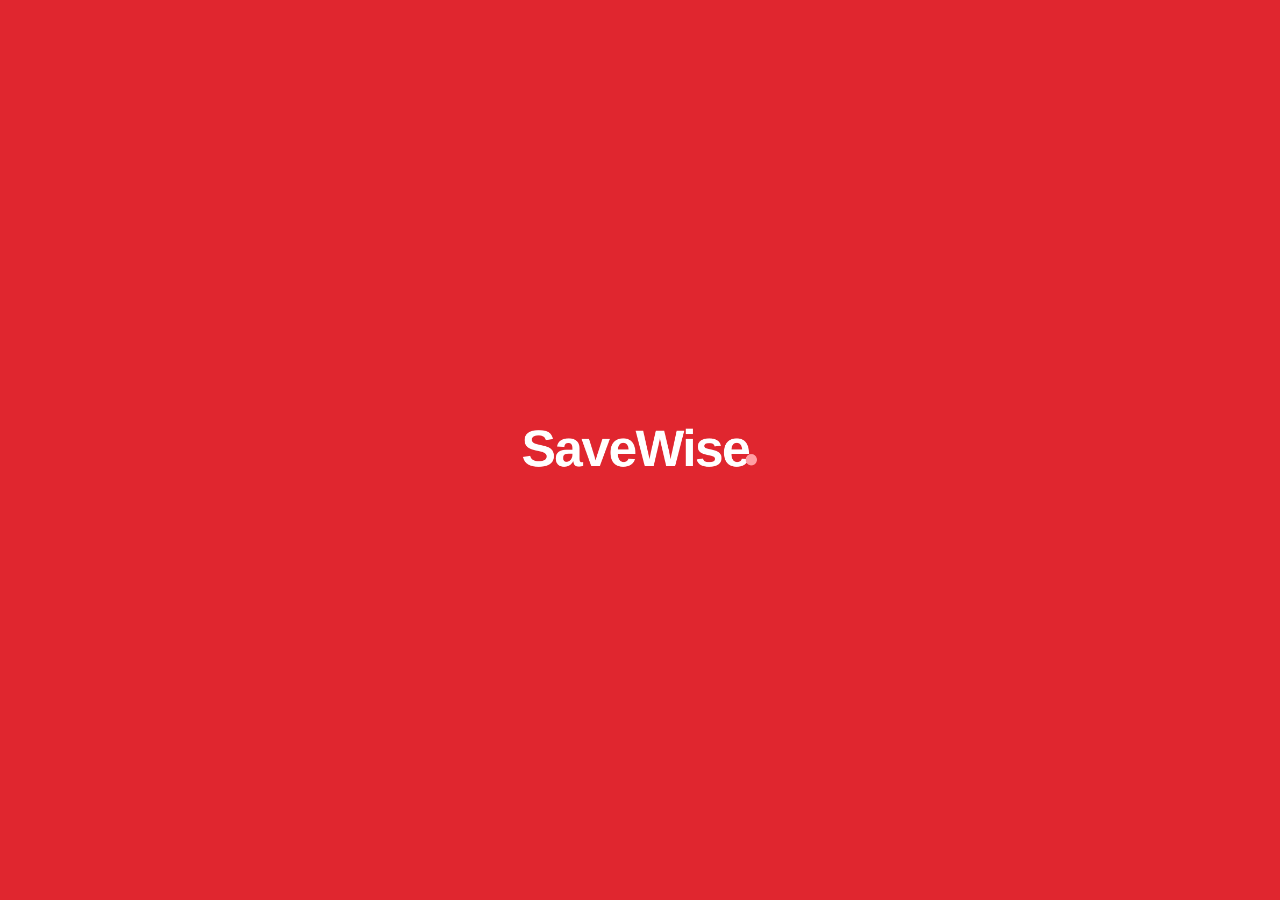
<file: index.html>
<!DOCTYPE html>
<html lang="en">
<head>
  <meta charset="UTF-8" />
  <meta name="viewport" content="width=device-width, initial-scale=1, viewport-fit=cover" />
  <title>SaveWise</title>
  <meta name="theme-color" content="#E0262F" />
  <meta name="description" content="SaveWise - small savings, better future." />
  <link rel="manifest" href="manifest.webmanifest" />
  <link rel="icon" href="icons/icon-192.png" type="image/png" />
  <link rel="apple-touch-icon" href="icons/icon-192.png" />
  <meta name="apple-mobile-web-app-capable" content="yes" />
  <meta name="mobile-web-app-capable" content="yes" />
  <link rel="stylesheet" href="css/styles.css" />
</head>
<body>
  <div id="app"></div>
  <div id="overlay" class="overlay hidden"></div>
  <div id="toast" class="toast" role="status"></div>
  <script src="js/core.js"></script>
  <script src="js/splash.js"></script>
</body>
</html>
</file>
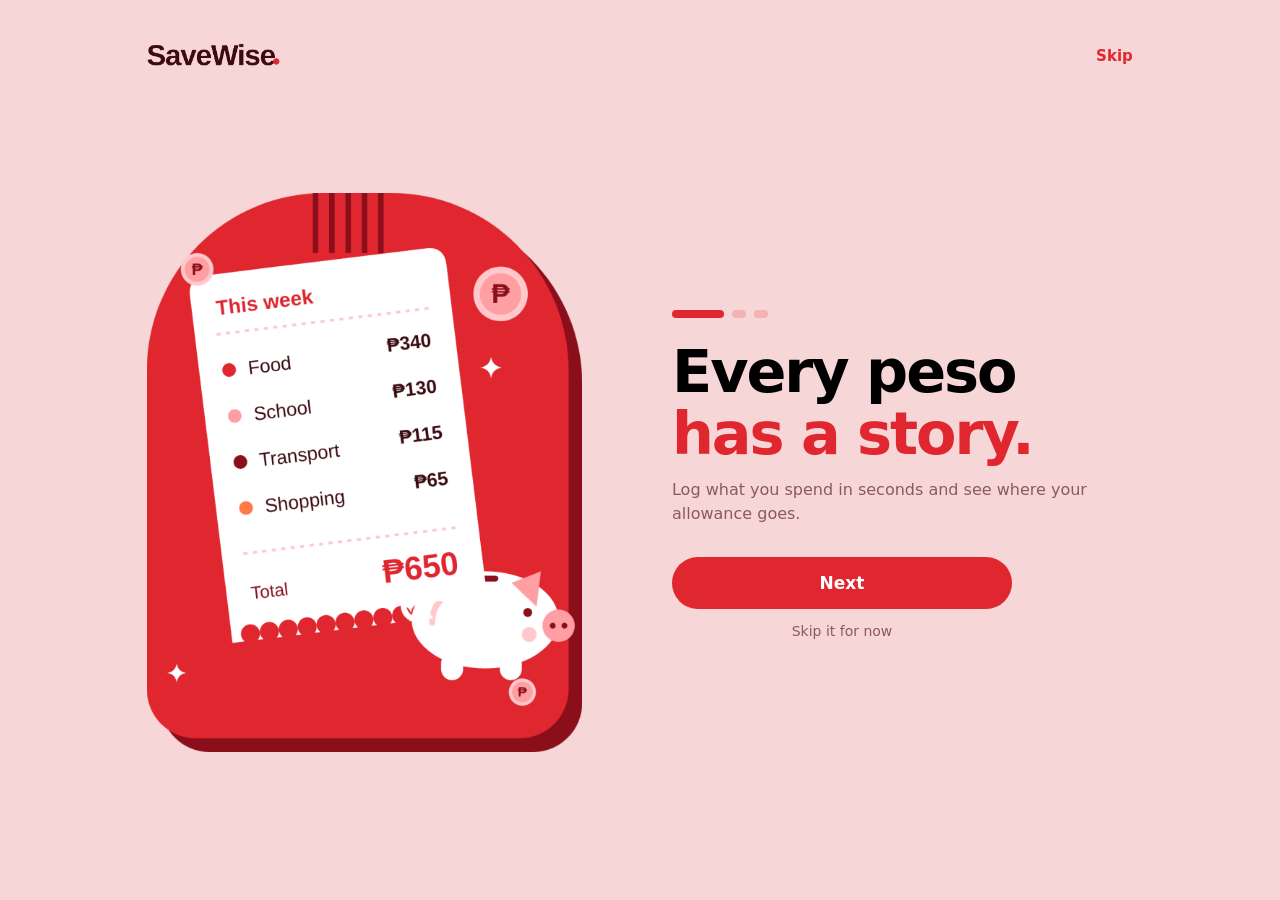
<file: challenges.html>
<!DOCTYPE html>
<html lang="en">
<head>
  <meta charset="UTF-8" />
  <meta name="viewport" content="width=device-width, initial-scale=1, viewport-fit=cover" />
  <title>Challenges - SaveWise</title>
  <meta name="theme-color" content="#E0262F" />
  <meta name="description" content="SaveWise - small savings, better future." />
  <link rel="manifest" href="manifest.webmanifest" />
  <link rel="icon" href="icons/icon-192.png" type="image/png" />
  <link rel="apple-touch-icon" href="icons/icon-192.png" />
  <meta name="apple-mobile-web-app-capable" content="yes" />
  <meta name="mobile-web-app-capable" content="yes" />
  <link rel="stylesheet" href="css/styles.css" />
</head>
<body>
  <div id="app"></div>
  <div id="overlay" class="overlay hidden"></div>
  <div id="toast" class="toast" role="status"></div>
  <script src="js/core.js"></script>
  <script src="js/challenges.js"></script>
</body>
</html>
</file>
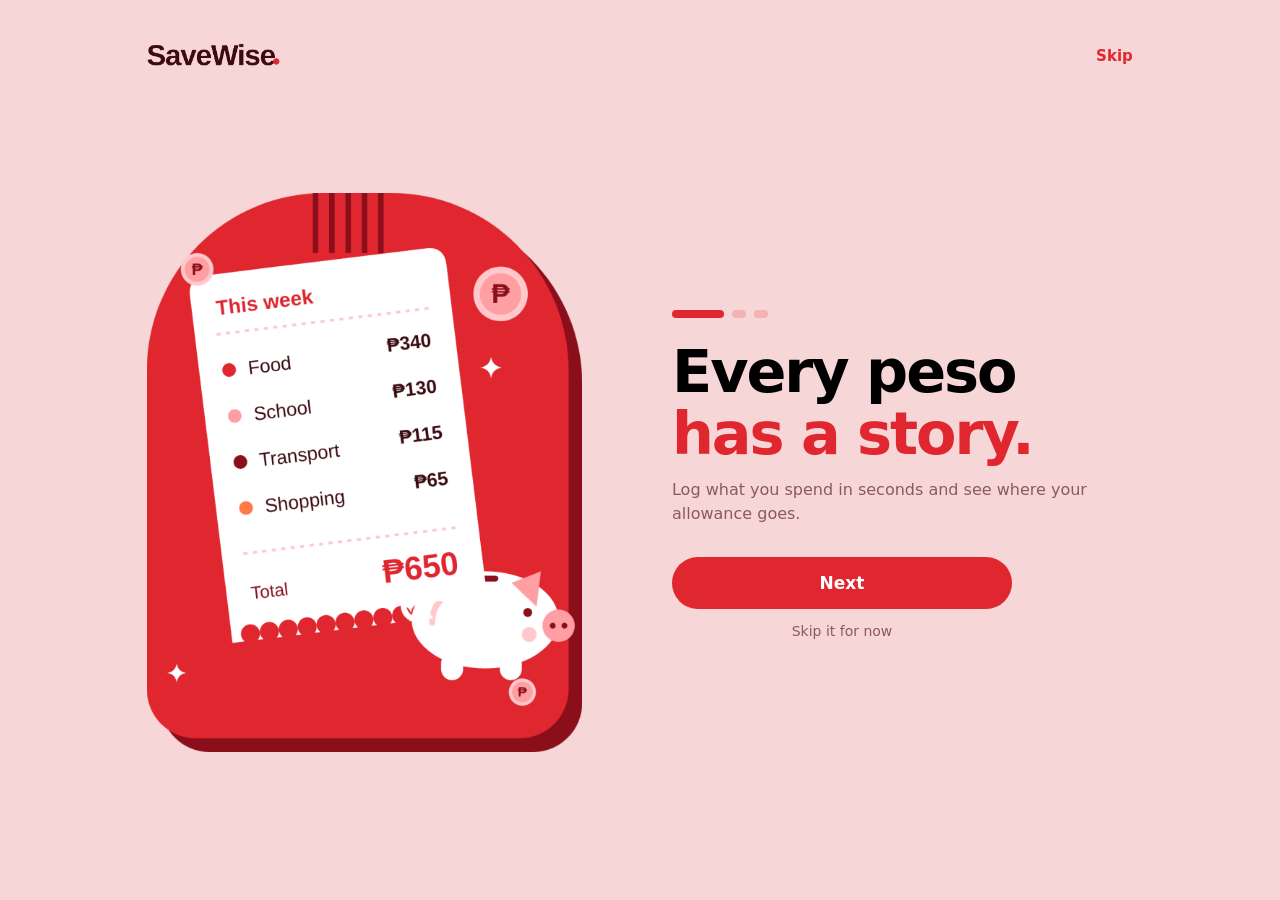
<file: expenses.html>
<!DOCTYPE html>
<html lang="en">
<head>
  <meta charset="UTF-8" />
  <meta name="viewport" content="width=device-width, initial-scale=1, viewport-fit=cover" />
  <title>Expenses - SaveWise</title>
  <meta name="theme-color" content="#E0262F" />
  <meta name="description" content="SaveWise - small savings, better future." />
  <link rel="manifest" href="manifest.webmanifest" />
  <link rel="icon" href="icons/icon-192.png" type="image/png" />
  <link rel="apple-touch-icon" href="icons/icon-192.png" />
  <meta name="apple-mobile-web-app-capable" content="yes" />
  <meta name="mobile-web-app-capable" content="yes" />
  <link rel="stylesheet" href="css/styles.css" />
</head>
<body>
  <div id="app"></div>
  <div id="overlay" class="overlay hidden"></div>
  <div id="toast" class="toast" role="status"></div>
  <script src="js/core.js"></script>
  <script src="js/expenses.js"></script>
</body>
</html>
</file>
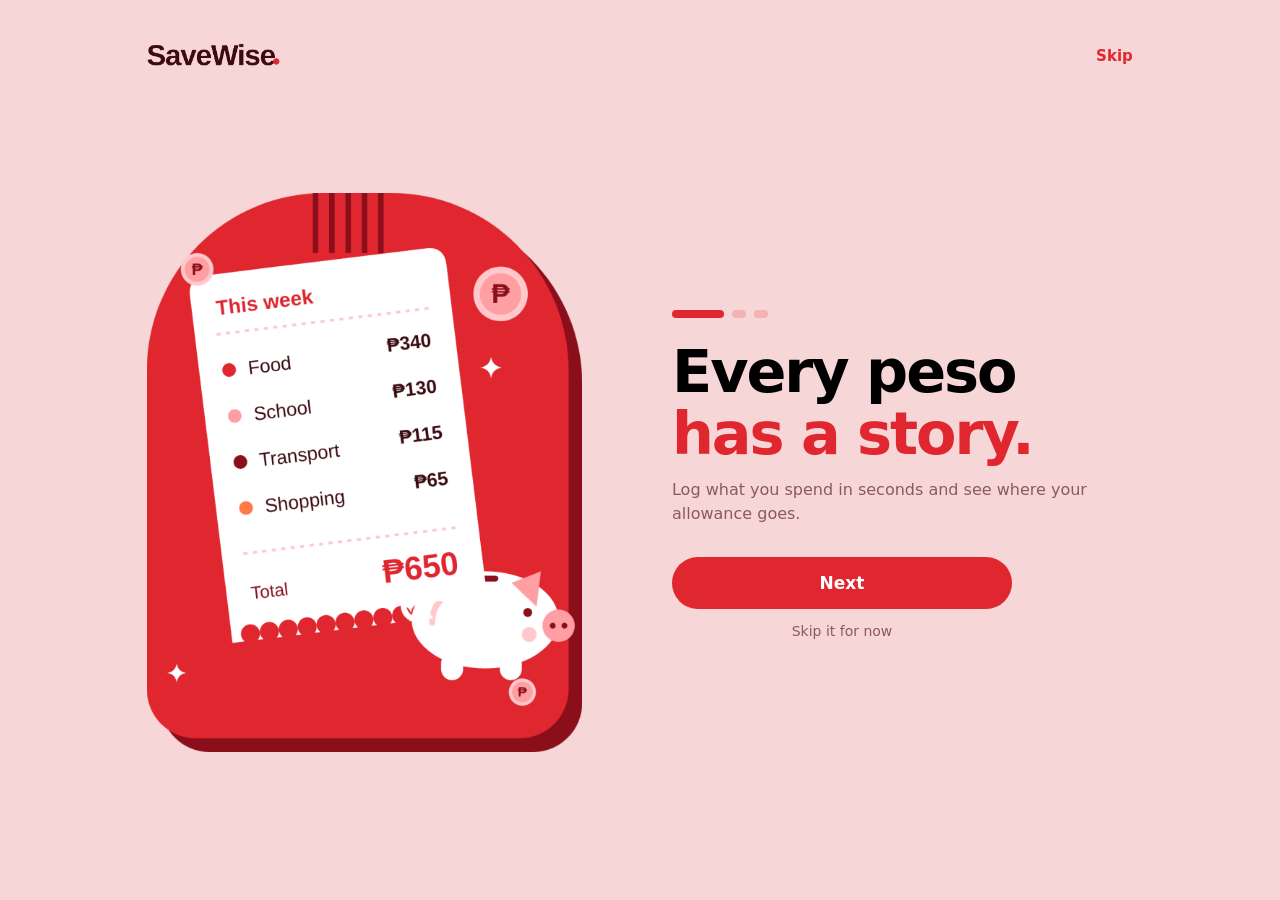
<file: goals.html>
<!DOCTYPE html>
<html lang="en">
<head>
  <meta charset="UTF-8" />
  <meta name="viewport" content="width=device-width, initial-scale=1, viewport-fit=cover" />
  <title>Savings goals - SaveWise</title>
  <meta name="theme-color" content="#E0262F" />
  <meta name="description" content="SaveWise - small savings, better future." />
  <link rel="manifest" href="manifest.webmanifest" />
  <link rel="icon" href="icons/icon-192.png" type="image/png" />
  <link rel="apple-touch-icon" href="icons/icon-192.png" />
  <meta name="apple-mobile-web-app-capable" content="yes" />
  <meta name="mobile-web-app-capable" content="yes" />
  <link rel="stylesheet" href="css/styles.css" />
</head>
<body>
  <div id="app"></div>
  <div id="overlay" class="overlay hidden"></div>
  <div id="toast" class="toast" role="status"></div>
  <script src="js/core.js"></script>
  <script src="js/goals.js"></script>
</body>
</html>
</file>
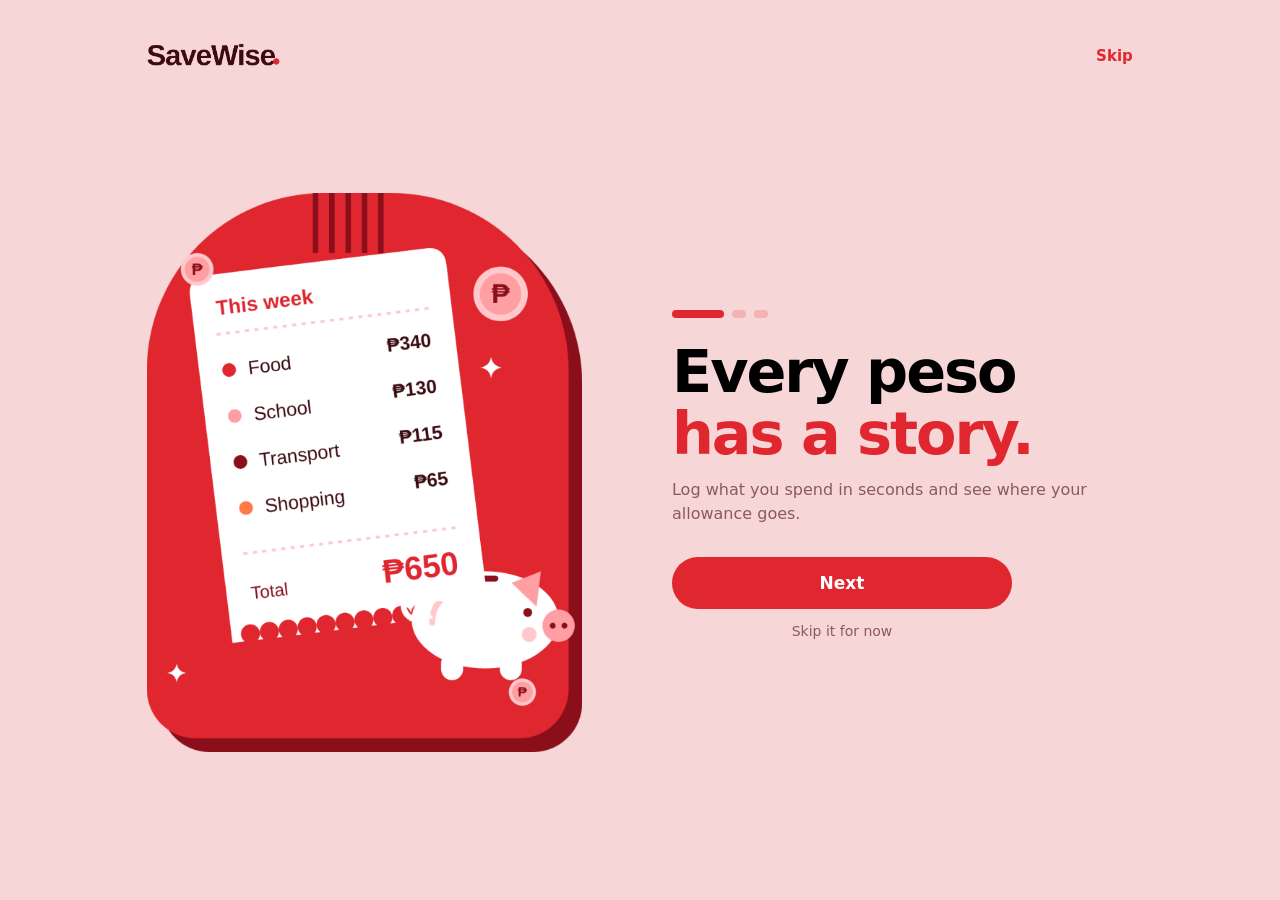
<file: home.html>
<!DOCTYPE html>
<html lang="en">
<head>
  <meta charset="UTF-8" />
  <meta name="viewport" content="width=device-width, initial-scale=1, viewport-fit=cover" />
  <title>Home - SaveWise</title>
  <meta name="theme-color" content="#E0262F" />
  <meta name="description" content="SaveWise - small savings, better future." />
  <link rel="manifest" href="manifest.webmanifest" />
  <link rel="icon" href="icons/icon-192.png" type="image/png" />
  <link rel="apple-touch-icon" href="icons/icon-192.png" />
  <meta name="apple-mobile-web-app-capable" content="yes" />
  <meta name="mobile-web-app-capable" content="yes" />
  <link rel="stylesheet" href="css/styles.css" />
</head>
<body>
  <div id="app"></div>
  <div id="overlay" class="overlay hidden"></div>
  <div id="toast" class="toast" role="status"></div>
  <script src="js/core.js"></script>
  <script src="js/home.js"></script>
</body>
</html>
</file>
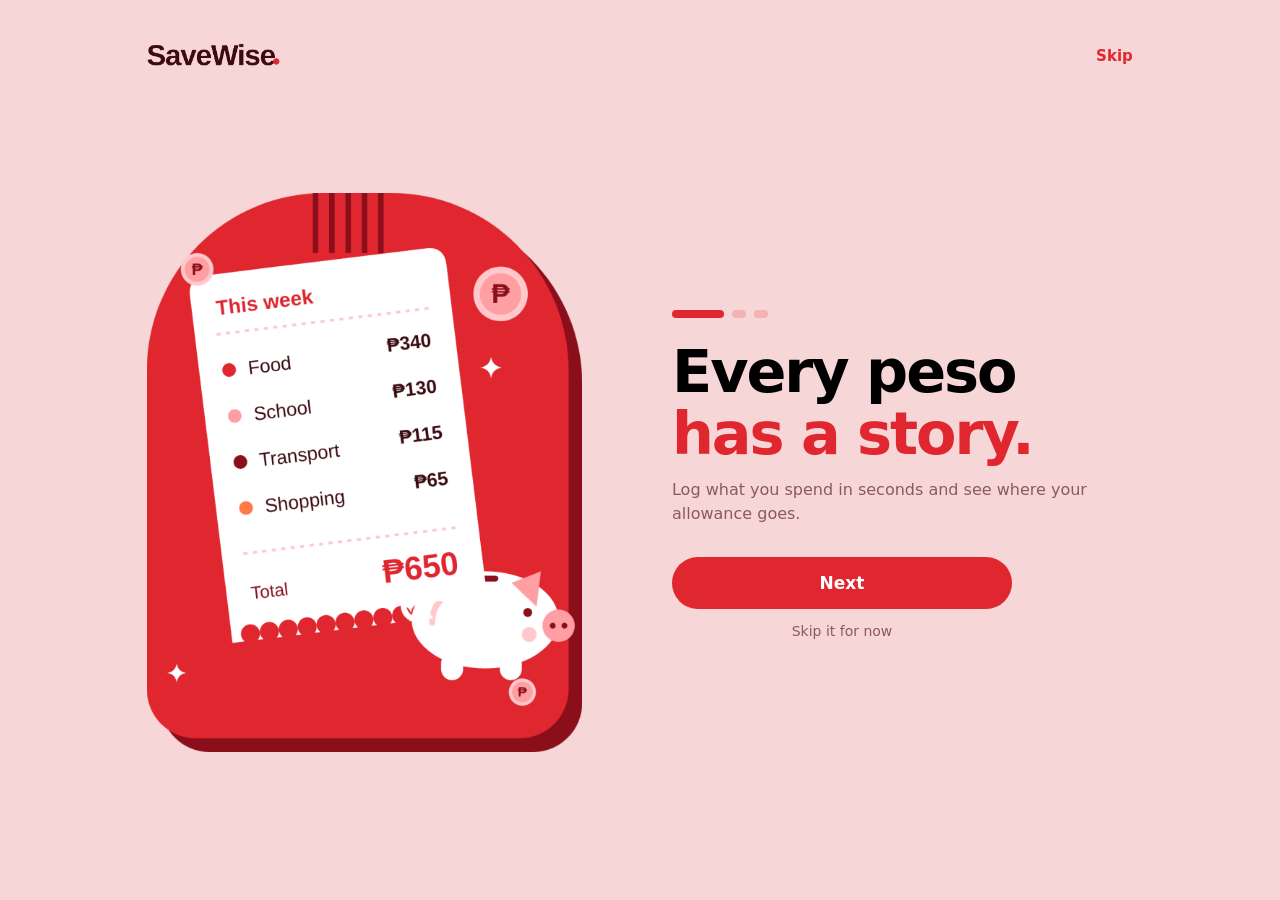
<file: intro.html>
<!DOCTYPE html>
<html lang="en">
<head>
  <meta charset="UTF-8" />
  <meta name="viewport" content="width=device-width, initial-scale=1, viewport-fit=cover" />
  <title>Welcome - SaveWise</title>
  <meta name="theme-color" content="#E0262F" />
  <meta name="description" content="SaveWise - small savings, better future." />
  <link rel="manifest" href="manifest.webmanifest" />
  <link rel="icon" href="icons/icon-192.png" type="image/png" />
  <link rel="apple-touch-icon" href="icons/icon-192.png" />
  <meta name="apple-mobile-web-app-capable" content="yes" />
  <meta name="mobile-web-app-capable" content="yes" />
  <link rel="stylesheet" href="css/styles.css" />
</head>
<body data-slide=1>
  <div id="app"></div>
  <div id="overlay" class="overlay hidden"></div>
  <div id="toast" class="toast" role="status"></div>
  <script src="js/core.js"></script>
  <script src="js/intro.js"></script>
</body>
</html>
</file>
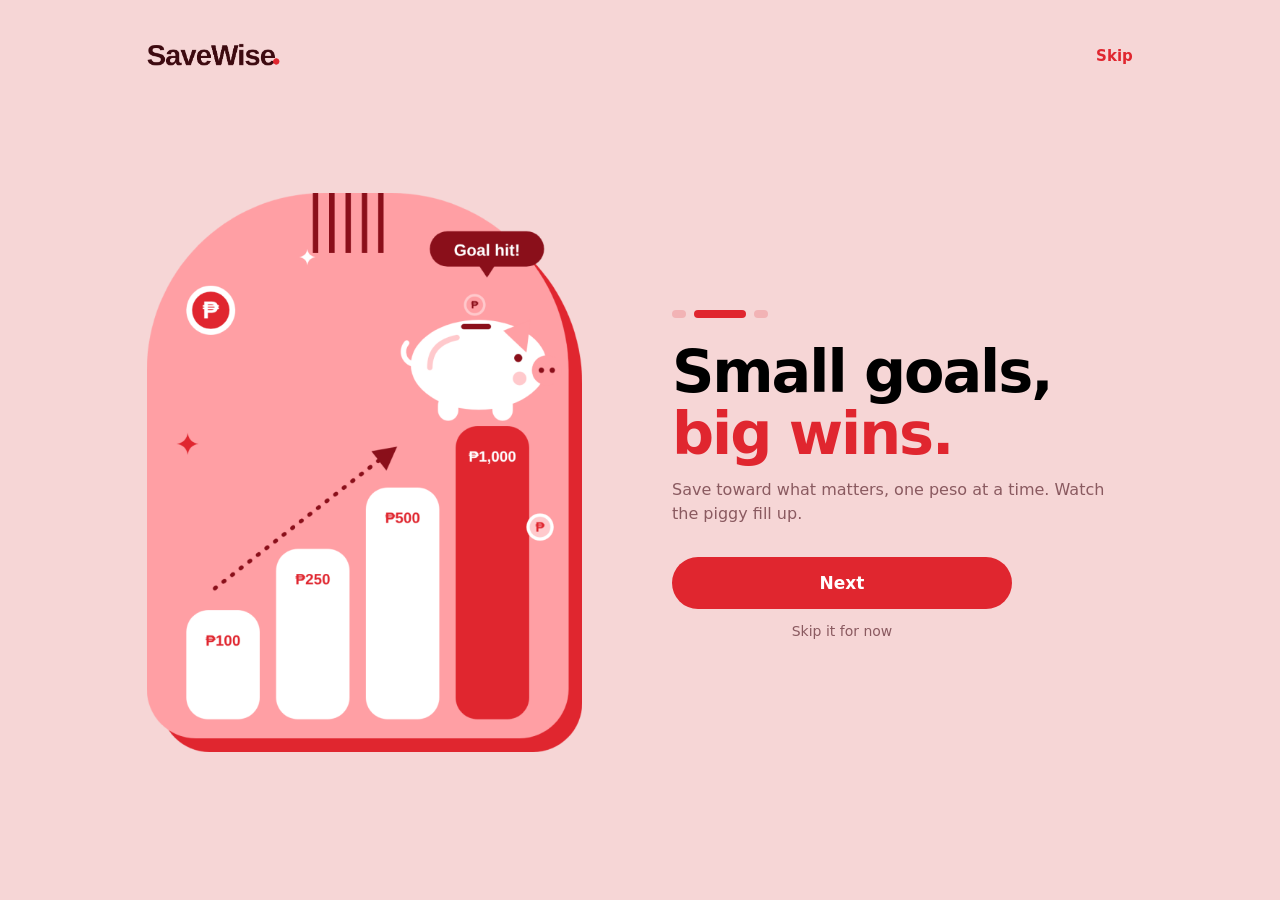
<file: intro2.html>
<!DOCTYPE html>
<html lang="en">
<head>
  <meta charset="UTF-8" />
  <meta name="viewport" content="width=device-width, initial-scale=1, viewport-fit=cover" />
  <title>Welcome - SaveWise</title>
  <meta name="theme-color" content="#E0262F" />
  <meta name="description" content="SaveWise - small savings, better future." />
  <link rel="manifest" href="manifest.webmanifest" />
  <link rel="icon" href="icons/icon-192.png" type="image/png" />
  <link rel="apple-touch-icon" href="icons/icon-192.png" />
  <meta name="apple-mobile-web-app-capable" content="yes" />
  <meta name="mobile-web-app-capable" content="yes" />
  <link rel="stylesheet" href="css/styles.css" />
</head>
<body data-slide=2>
  <div id="app"></div>
  <div id="overlay" class="overlay hidden"></div>
  <div id="toast" class="toast" role="status"></div>
  <script src="js/core.js"></script>
  <script src="js/intro.js"></script>
</body>
</html>
</file>
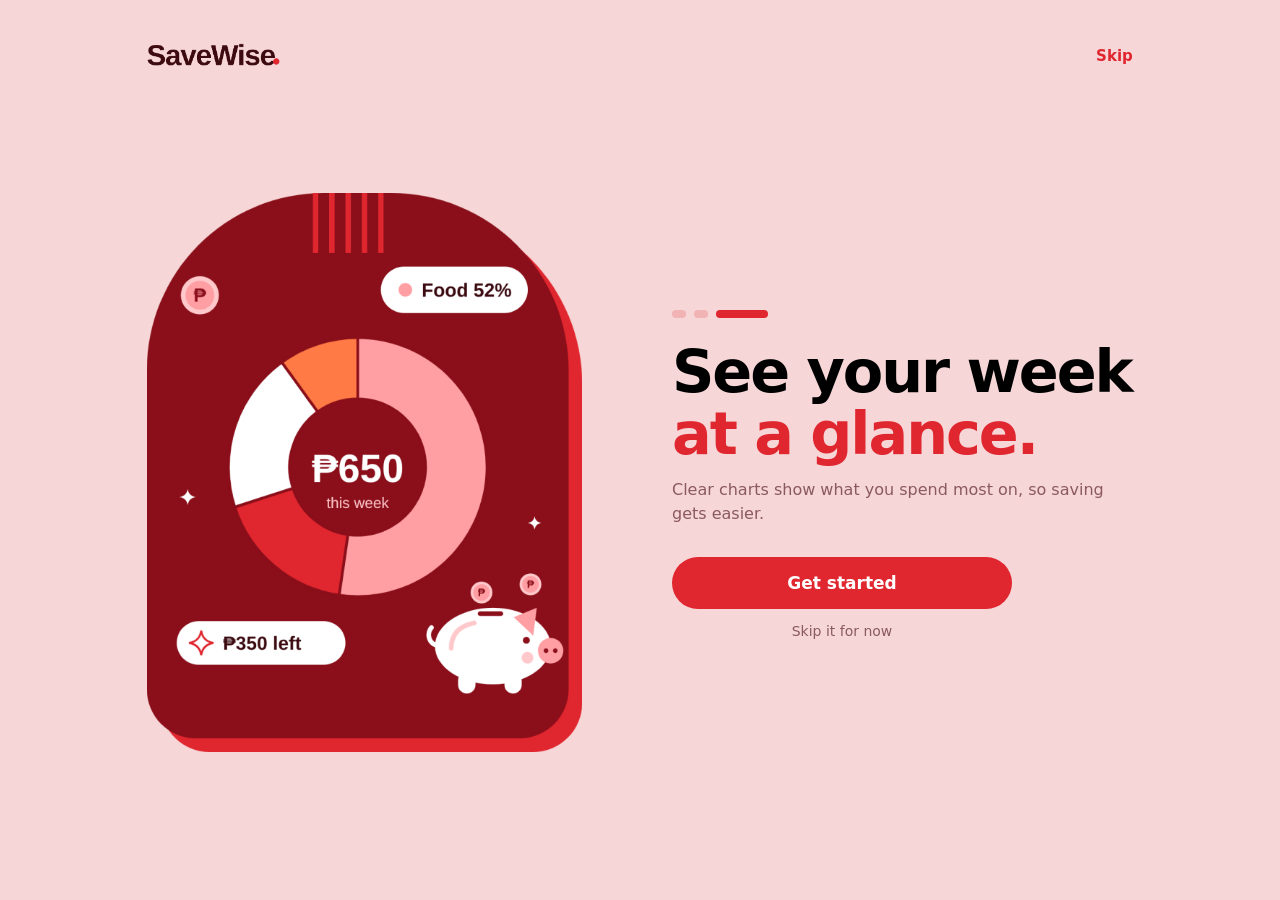
<file: intro3.html>
<!DOCTYPE html>
<html lang="en">
<head>
  <meta charset="UTF-8" />
  <meta name="viewport" content="width=device-width, initial-scale=1, viewport-fit=cover" />
  <title>Welcome - SaveWise</title>
  <meta name="theme-color" content="#E0262F" />
  <meta name="description" content="SaveWise - small savings, better future." />
  <link rel="manifest" href="manifest.webmanifest" />
  <link rel="icon" href="icons/icon-192.png" type="image/png" />
  <link rel="apple-touch-icon" href="icons/icon-192.png" />
  <meta name="apple-mobile-web-app-capable" content="yes" />
  <meta name="mobile-web-app-capable" content="yes" />
  <link rel="stylesheet" href="css/styles.css" />
</head>
<body data-slide=3>
  <div id="app"></div>
  <div id="overlay" class="overlay hidden"></div>
  <div id="toast" class="toast" role="status"></div>
  <script src="js/core.js"></script>
  <script src="js/intro.js"></script>
</body>
</html>
</file>
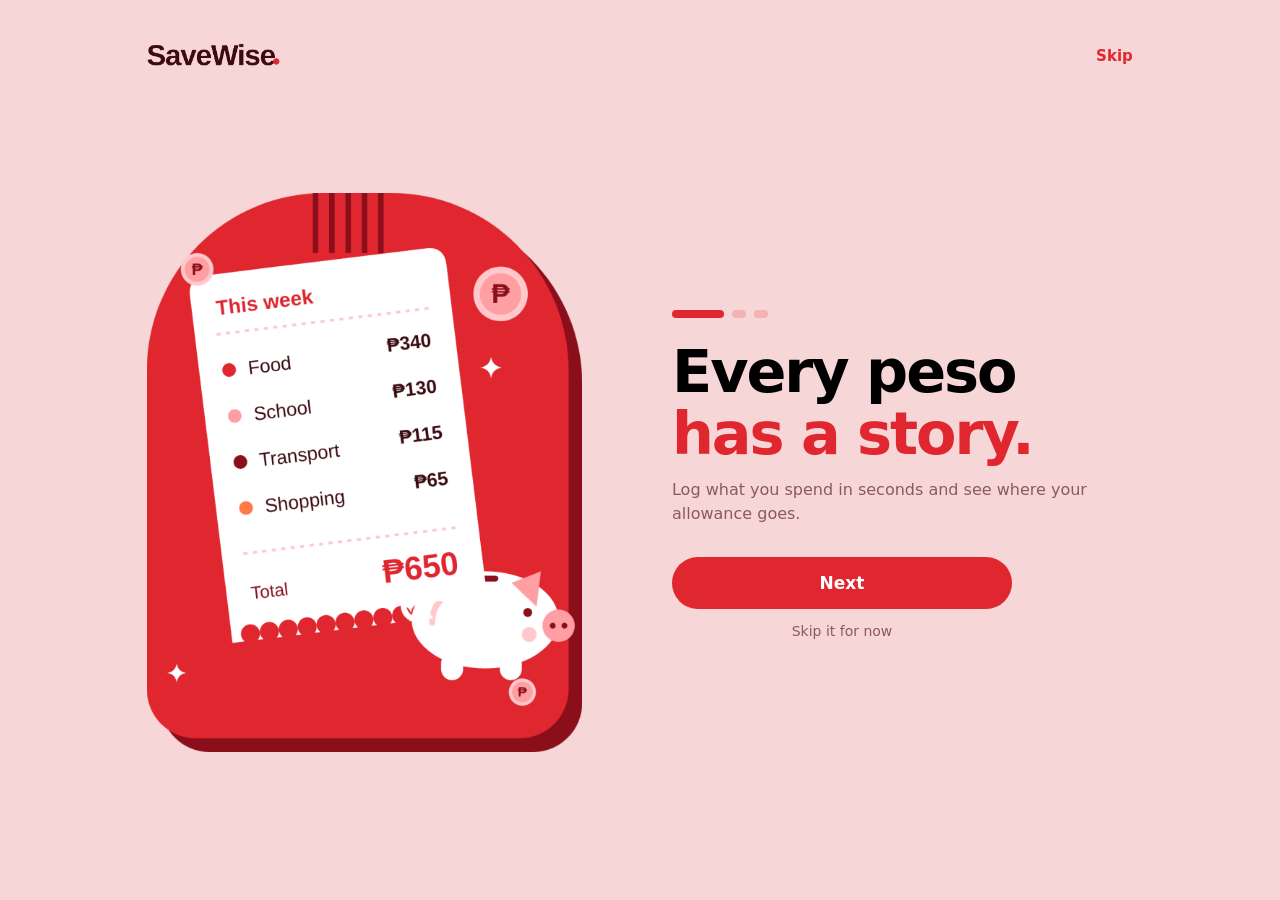
<file: later.html>
<!DOCTYPE html>
<html lang="en">
<head>
  <meta charset="UTF-8" />
  <meta name="viewport" content="width=device-width, initial-scale=1, viewport-fit=cover" />
  <title>Buy later - SaveWise</title>
  <meta name="theme-color" content="#E0262F" />
  <meta name="description" content="SaveWise - small savings, better future." />
  <link rel="manifest" href="manifest.webmanifest" />
  <link rel="icon" href="icons/icon-192.png" type="image/png" />
  <link rel="apple-touch-icon" href="icons/icon-192.png" />
  <meta name="apple-mobile-web-app-capable" content="yes" />
  <meta name="mobile-web-app-capable" content="yes" />
  <link rel="stylesheet" href="css/styles.css" />
</head>
<body>
  <div id="app"></div>
  <div id="overlay" class="overlay hidden"></div>
  <div id="toast" class="toast" role="status"></div>
  <script src="js/core.js"></script>
  <script src="js/later.js"></script>
</body>
</html>
</file>
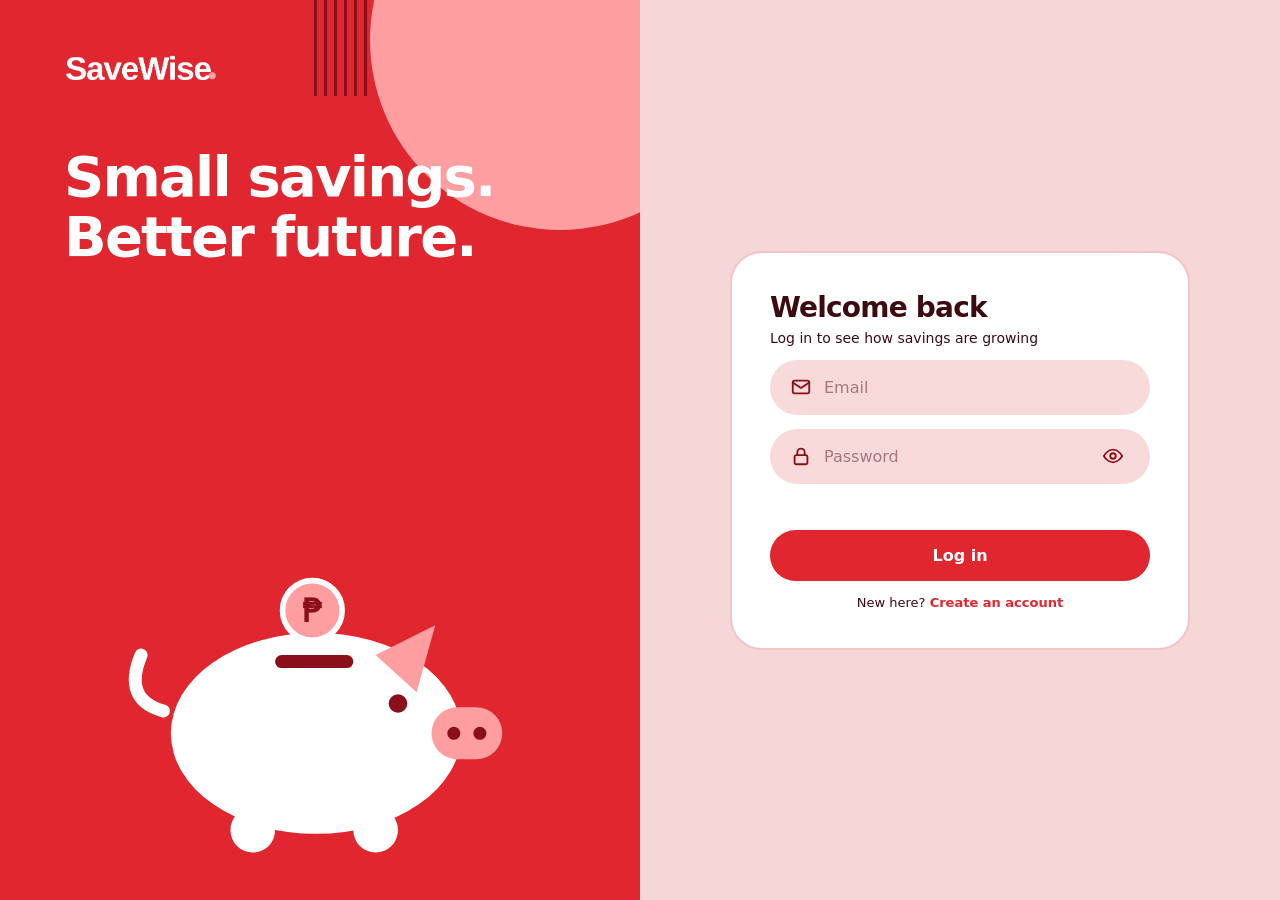
<file: login.html>
<!DOCTYPE html>
<html lang="en">
<head>
  <meta charset="UTF-8" />
  <meta name="viewport" content="width=device-width, initial-scale=1, viewport-fit=cover" />
  <title>Log in - SaveWise</title>
  <meta name="theme-color" content="#E0262F" />
  <meta name="description" content="SaveWise - small savings, better future." />
  <link rel="manifest" href="manifest.webmanifest" />
  <link rel="icon" href="icons/icon-192.png" type="image/png" />
  <link rel="apple-touch-icon" href="icons/icon-192.png" />
  <meta name="apple-mobile-web-app-capable" content="yes" />
  <meta name="mobile-web-app-capable" content="yes" />
  <link rel="stylesheet" href="css/styles.css" />
</head>
<body>
  <div id="app"></div>
  <div id="overlay" class="overlay hidden"></div>
  <div id="toast" class="toast" role="status"></div>
  <script src="js/core.js"></script>
  <script src="js/login.js"></script>
</body>
</html>
</file>
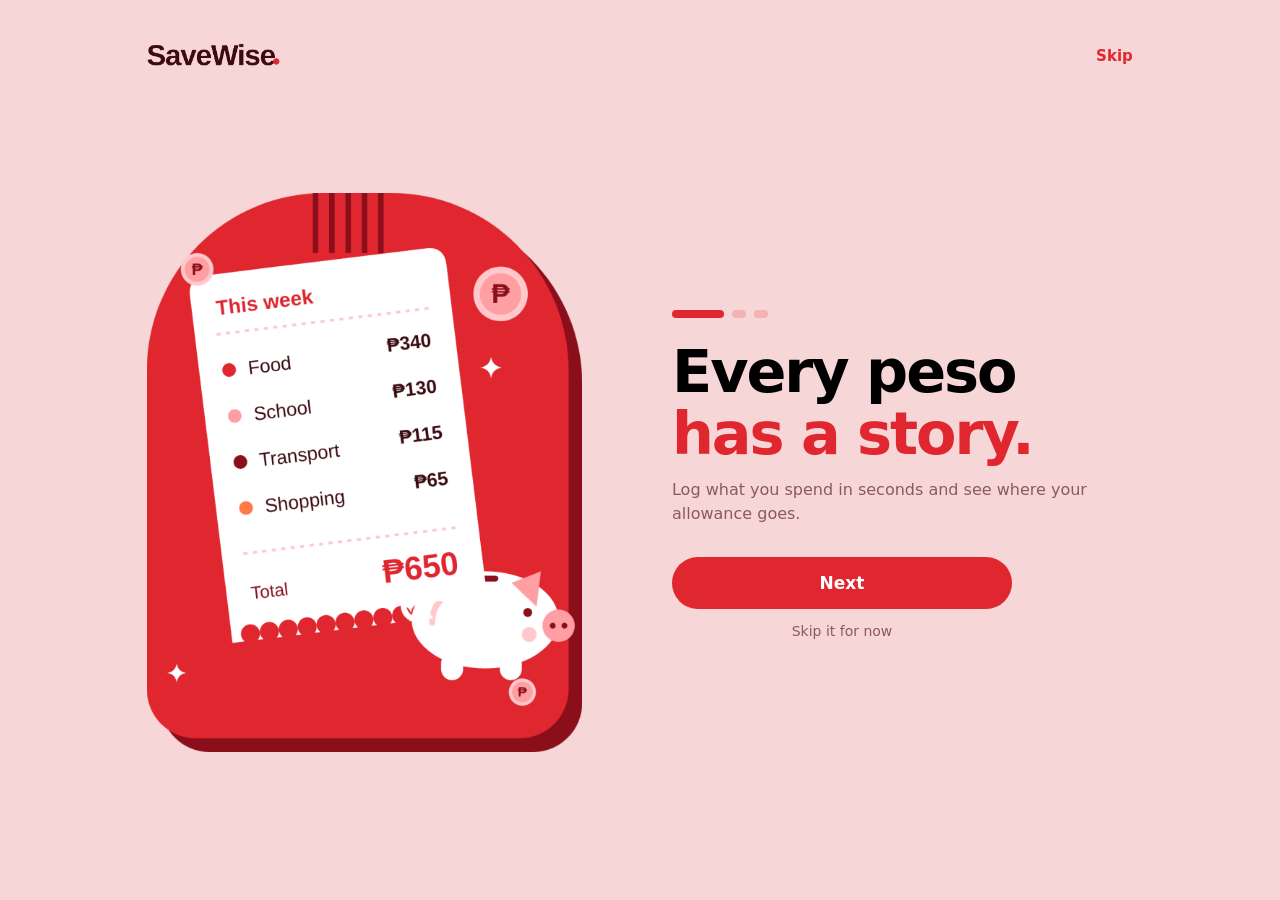
<file: needwant.html>
<!DOCTYPE html>
<html lang="en">
<head>
  <meta charset="UTF-8" />
  <meta name="viewport" content="width=device-width, initial-scale=1, viewport-fit=cover" />
  <title>Need or want - SaveWise</title>
  <meta name="theme-color" content="#E0262F" />
  <meta name="description" content="SaveWise - small savings, better future." />
  <link rel="manifest" href="manifest.webmanifest" />
  <link rel="icon" href="icons/icon-192.png" type="image/png" />
  <link rel="apple-touch-icon" href="icons/icon-192.png" />
  <meta name="apple-mobile-web-app-capable" content="yes" />
  <meta name="mobile-web-app-capable" content="yes" />
  <link rel="stylesheet" href="css/styles.css" />
</head>
<body>
  <div id="app"></div>
  <div id="overlay" class="overlay hidden"></div>
  <div id="toast" class="toast" role="status"></div>
  <script src="js/core.js"></script>
  <script src="js/needwant.js"></script>
</body>
</html>
</file>
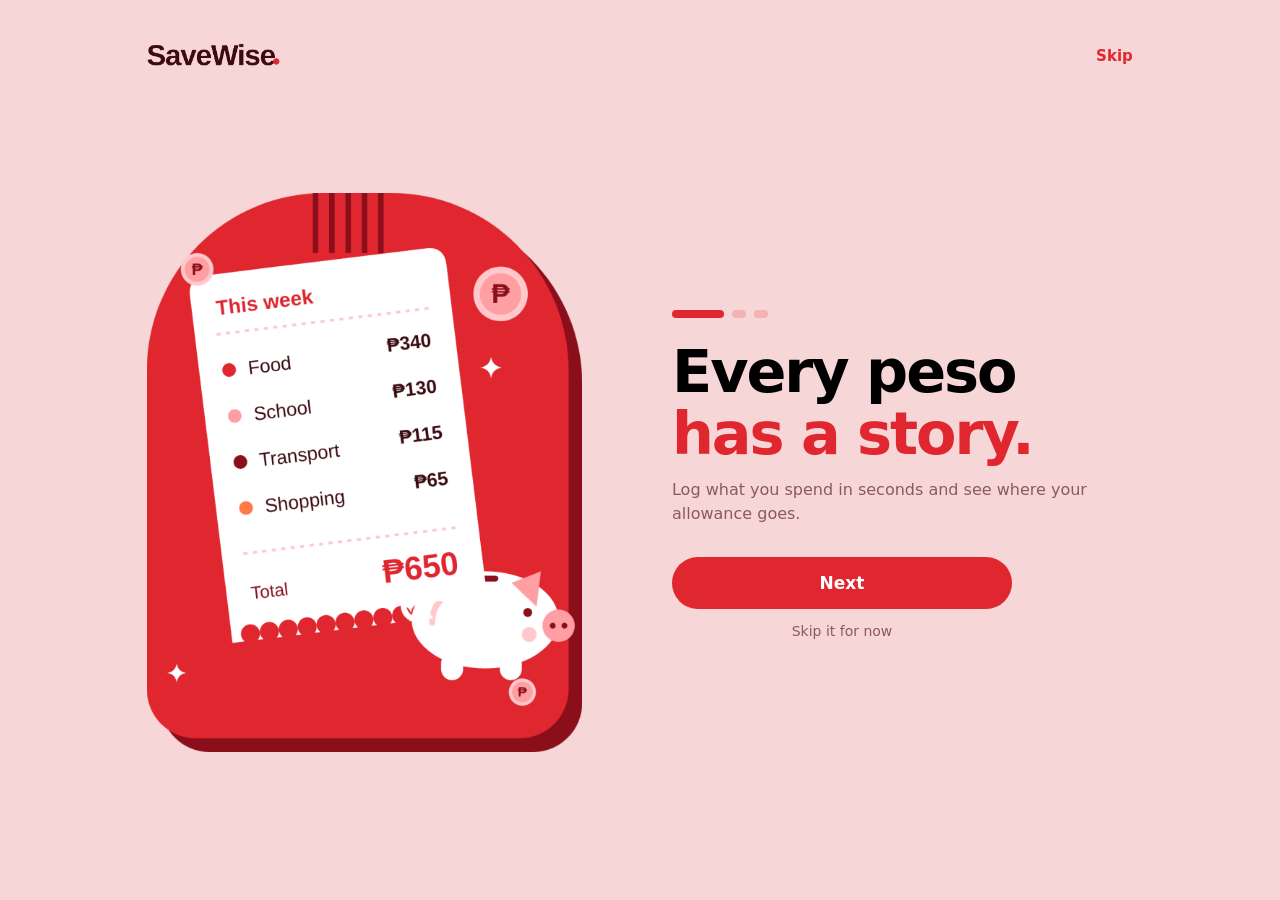
<file: profile.html>
<!DOCTYPE html>
<html lang="en">
<head>
  <meta charset="UTF-8" />
  <meta name="viewport" content="width=device-width, initial-scale=1, viewport-fit=cover" />
  <title>Profile - SaveWise</title>
  <meta name="theme-color" content="#E0262F" />
  <meta name="description" content="SaveWise - small savings, better future." />
  <link rel="manifest" href="manifest.webmanifest" />
  <link rel="icon" href="icons/icon-192.png" type="image/png" />
  <link rel="apple-touch-icon" href="icons/icon-192.png" />
  <meta name="apple-mobile-web-app-capable" content="yes" />
  <meta name="mobile-web-app-capable" content="yes" />
  <link rel="stylesheet" href="css/styles.css" />
</head>
<body>
  <div id="app"></div>
  <div id="overlay" class="overlay hidden"></div>
  <div id="toast" class="toast" role="status"></div>
  <script src="js/core.js"></script>
  <script src="js/profile.js"></script>
</body>
</html>
</file>
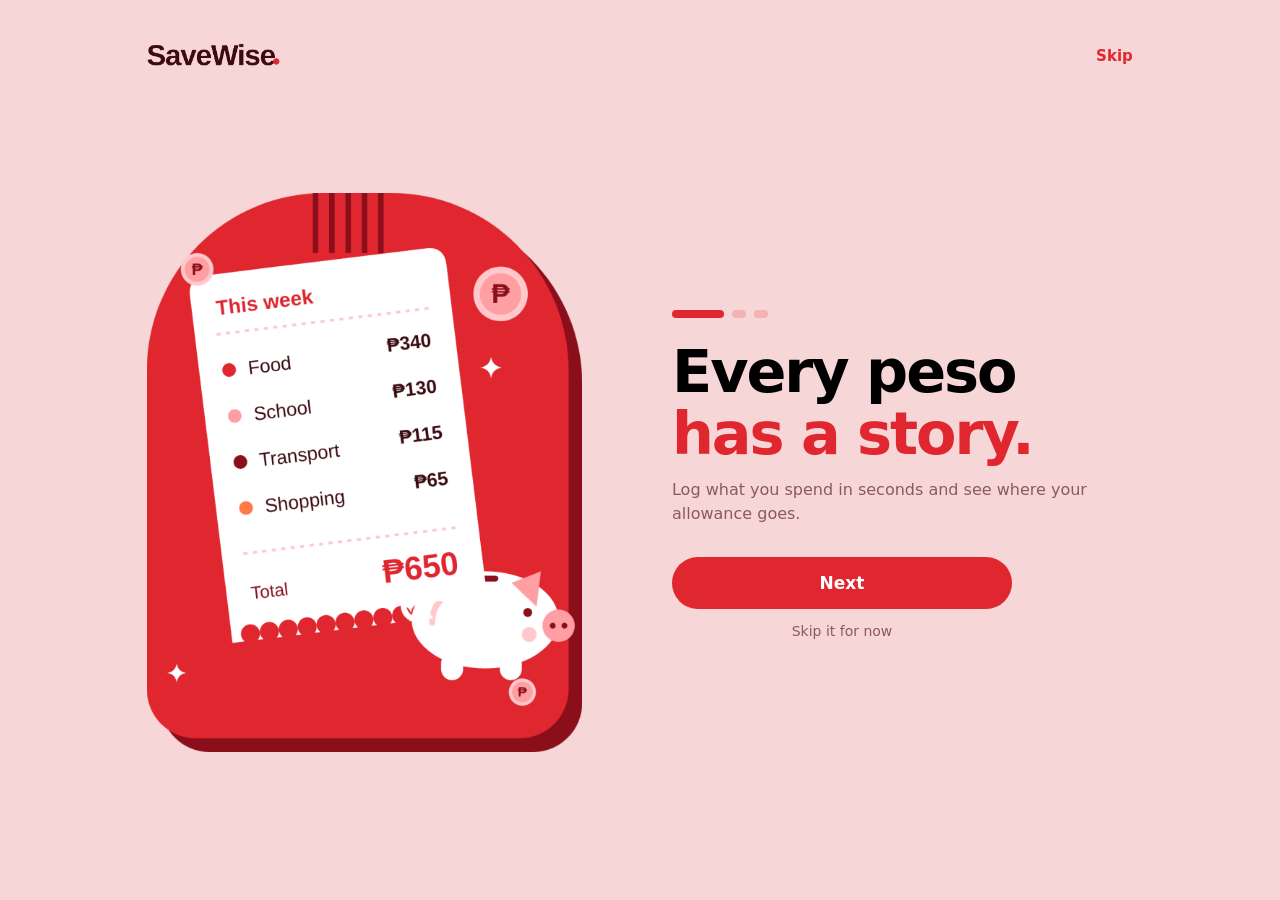
<file: reports.html>
<!DOCTYPE html>
<html lang="en">
<head>
  <meta charset="UTF-8" />
  <meta name="viewport" content="width=device-width, initial-scale=1, viewport-fit=cover" />
  <title>Reports - SaveWise</title>
  <meta name="theme-color" content="#E0262F" />
  <meta name="description" content="SaveWise - small savings, better future." />
  <link rel="manifest" href="manifest.webmanifest" />
  <link rel="icon" href="icons/icon-192.png" type="image/png" />
  <link rel="apple-touch-icon" href="icons/icon-192.png" />
  <meta name="apple-mobile-web-app-capable" content="yes" />
  <meta name="mobile-web-app-capable" content="yes" />
  <link rel="stylesheet" href="css/styles.css" />
</head>
<body>
  <div id="app"></div>
  <div id="overlay" class="overlay hidden"></div>
  <div id="toast" class="toast" role="status"></div>
  <script src="js/core.js"></script>
  <script src="js/reports.js"></script>
</body>
</html>
</file>
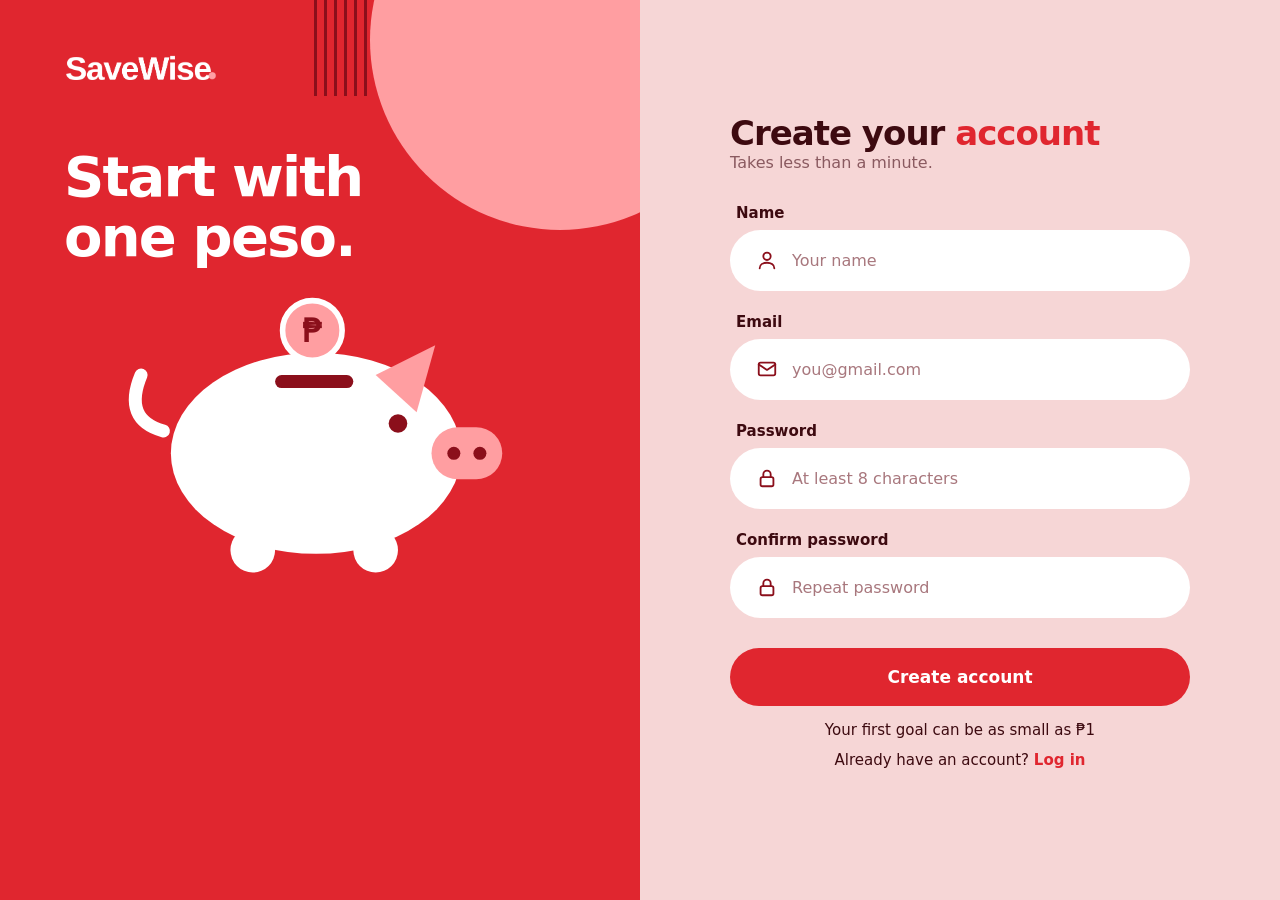
<file: signup.html>
<!DOCTYPE html>
<html lang="en">
<head>
  <meta charset="UTF-8" />
  <meta name="viewport" content="width=device-width, initial-scale=1, viewport-fit=cover" />
  <title>Sign up - SaveWise</title>
  <meta name="theme-color" content="#E0262F" />
  <meta name="description" content="SaveWise - small savings, better future." />
  <link rel="manifest" href="manifest.webmanifest" />
  <link rel="icon" href="icons/icon-192.png" type="image/png" />
  <link rel="apple-touch-icon" href="icons/icon-192.png" />
  <meta name="apple-mobile-web-app-capable" content="yes" />
  <meta name="mobile-web-app-capable" content="yes" />
  <link rel="stylesheet" href="css/styles.css" />
</head>
<body>
  <div id="app"></div>
  <div id="overlay" class="overlay hidden"></div>
  <div id="toast" class="toast" role="status"></div>
  <script src="js/core.js"></script>
  <script src="js/signup.js"></script>
</body>
</html>
</file>
<file: css/styles.css>
/* =========================================================
   SaveWise - shared styles
   Mobile first. Desktop layout starts at 900px wide.
   ========================================================= */
:root {
  --red: #e0262f;
  --red-dark: #8b0f1b;
  --ink: #3d0a10;
  --bg: #f6d6d6;
  --soft: #f9dada;
  --salmon: #ff9ea1;
  --line: #f4c3c5;
  --muted: #8a5a60;
  --orange: #ff8a4c;
  --radius: 24px;
  --mw: 560px;
}
* { box-sizing: border-box; -webkit-tap-highlight-color: transparent; }
html, body { margin: 0; padding: 0; }
body {
  font-family: Inter, system-ui, -apple-system, "Segoe UI", Roboto, Arial, sans-serif;
  background: var(--bg);
  color: var(--ink);
  min-height: 100dvh;
}
a { color: inherit; text-decoration: none; }
button, input, select, textarea { font: inherit; color: inherit; }
button { cursor: pointer; border: 0; background: none; }
h1, h2, h3, p { margin: 0; }
.hidden { display: none !important; }
.only-d { display: none !important; }

html { overflow-x: clip; }
#app { position: relative; max-width: var(--mw); min-height: 100dvh; margin: 0 auto; background: var(--bg); overflow-x: clip; }
.screen { min-height: 100dvh; padding-bottom: 120px; }
.screen.nonav { padding-bottom: 40px; }
.ic { display: inline-block; vertical-align: middle; flex: none; }
.dot { display: inline-block; width: .24em; height: .24em; border-radius: 50%; background: var(--salmon); margin-left: .08em; vertical-align: baseline; }

/* ---------- Splash ---------- */
.splash { background: var(--red); display: grid; place-items: center; min-height: 100dvh; }
.splash .logo { color: #fff; font-size: 44px; font-weight: 800; letter-spacing: -1px; }

/* ---------- Hero header ---------- */
.hero { position: relative; background: var(--red); color: #fff; padding: 26px 22px 70px; border-radius: 0 0 40px 40px; overflow: hidden; min-height: 190px; }
.hero::before { content: ""; position: absolute; top: -90px; right: -70px; width: 190px; height: 190px; border-radius: 50%; background: var(--salmon); }
.hero::after { content: ""; position: absolute; top: 0; left: 180px; width: 36px; height: 52px; background: repeating-linear-gradient(90deg, var(--red-dark) 0 3px, transparent 3px 9px); }
.hero > * { position: relative; z-index: 1; }
.hero .brand { font-weight: 800; font-size: 20px; letter-spacing: -.5px; margin-bottom: 14px; }
.hero h1 { font-size: 30px; line-height: 1.05; font-weight: 800; letter-spacing: -.5px; max-width: 200px; }
.hero h1.hello { font-size: 28px; max-width: none; }
.hero .sub { font-size: 12px; opacity: .9; margin-top: 6px; }
.hero .small { font-size: 12px; opacity: .9; }
.hero .big { font-size: 52px; font-weight: 800; letter-spacing: -2px; line-height: 1.05; }
.hero .big.md { font-size: 40px; }
.hero .mascot { position: absolute; right: 8px; bottom: 50px; width: 130px; z-index: 1; }
.hero .back { width: 40px; height: 40px; border-radius: 50%; background: rgba(255, 255, 255, .18); color: #fff; display: grid; place-items: center; margin-bottom: 14px; }
.hero.tall { padding-bottom: 80px; }
.hero .hbar { background: rgba(255, 255, 255, .35); height: 10px; border-radius: 99px; width: 60%; margin: 6px 0; overflow: hidden; }
.hero .hbar i { display: block; height: 100%; background: #fff; border-radius: 99px; }

/* ---------- Body grid ---------- */
.body { margin-top: -48px; position: relative; z-index: 2; padding: 0 16px; display: grid; gap: 14px; }
.body.flat { margin-top: 10px; }
.blk { display: grid; gap: 12px; align-content: start; min-width: 0; }
.blk > .section-title { margin: 10px 6px 0; }
.section-title { font-size: 18px; font-weight: 800; }
.gl, .chgrid, .latergrid { display: grid; gap: 14px; }

.card { background: #fff; border-radius: var(--radius); padding: 18px; border: 2px solid var(--line); }
.card.tight { padding: 6px 18px; }

.bar { height: 8px; border-radius: 99px; background: var(--soft); overflow: hidden; }
.bar > i { display: block; height: 100%; background: var(--red); border-radius: 99px; transition: width .4s; }

/* ---------- Buttons ---------- */
.btn { display: block; width: 100%; padding: 16px; border-radius: 99px; background: var(--red); color: #fff; font-weight: 800; font-size: 16px; text-align: center; transition: transform .08s, opacity .2s, background .2s; }
.btn:active { transform: scale(.98); }
.btn.soft { background: var(--soft); color: var(--red); }
.btn.pink { background: #f2b3b5; color: var(--red); }
.btn.sm { padding: 12px 16px; font-size: 14px; }
.btn.auto { width: auto; padding: 12px 22px; }
.btn:disabled { opacity: .5; cursor: not-allowed; }
.link { color: var(--red); font-weight: 700; }
.textbtn { color: var(--muted); font-size: 13px; padding: 10px; width: 100%; }

/* ---------- Stats ---------- */
.stats { display: grid; grid-template-columns: 1fr 1fr; gap: 10px; }
.stat small { display: block; font-size: 13px; color: var(--muted); margin-bottom: 6px; }
.stat b { font-size: 28px; font-weight: 800; letter-spacing: -1px; }
.cashrow { display: flex; align-items: center; justify-content: space-between; gap: 12px; }
.cashrow small { color: var(--muted); font-size: 13px; display: block; }
.cashrow b { font-size: 26px; font-weight: 800; letter-spacing: -1px; }
.hint { font-size: 13px; color: var(--muted); margin-top: 10px; }

.quick { display: grid; grid-template-columns: repeat(4, 1fr); gap: 6px; text-align: center; }
.quick a { display: grid; gap: 8px; justify-items: center; font-weight: 800; font-size: 12.5px; line-height: 1.1; }
.quick .circ { width: 58px; height: 58px; border-radius: 50%; background: var(--soft); color: var(--red); display: grid; place-items: center; transition: background .15s, color .15s; }
.quick a:hover .circ { background: var(--red); color: #fff; }

/* ---------- Rows ---------- */
.row { display: flex; align-items: center; gap: 14px; padding: 12px 0; }
.row + .row { border-top: 1.5px solid var(--soft); }
.ico { width: 46px; height: 46px; border-radius: 14px; background: var(--soft); color: var(--red); display: grid; place-items: center; flex: none; }
.ico.lg { width: 54px; height: 54px; }
.row .t { flex: 1; min-width: 0; }
.row .t b { display: block; font-size: 18px; font-weight: 800; letter-spacing: -.3px; overflow-wrap: anywhere; }
.row .t small { color: var(--muted); font-size: 12.5px; }
.row .amt { font-weight: 800; font-size: 18px; }
.x { color: var(--muted); padding: 6px; border-radius: 8px; }
.x:hover { color: var(--red); background: var(--soft); }
.empty { text-align: center; color: var(--muted); padding: 22px 8px; font-size: 14px; }
.chip { display: inline-block; font-size: 11px; font-weight: 800; padding: 3px 10px; border-radius: 99px; background: var(--soft); color: var(--red); }

.ch-head { display: flex; gap: 14px; align-items: center; margin-bottom: 14px; }
.ch-head .t { flex: 1; }
.ch-head .t b { display: block; font-size: 20px; font-weight: 800; line-height: 1.1; letter-spacing: -.4px; }
.ch-head .t small { font-size: 12.5px; color: var(--muted); }

.goal .top { display: flex; align-items: center; gap: 14px; margin-bottom: 14px; }
.goal .top .nm { flex: 1; min-width: 0; }
.goal .top .nm b { font-size: 20px; font-weight: 800; display: block; overflow-wrap: anywhere; }
.goal .top .nm small { color: var(--muted); }
.goal .pct { font-weight: 800; font-size: 18px; }
.goal .bar { margin-bottom: 14px; }

/* ---------- Forms ---------- */
label.lbl { display: block; font-weight: 800; font-size: 14px; margin: 14px 4px 6px; }
label.lbl.first { margin-top: 0; }
.input, .select, textarea.input { width: 100%; border: 2px solid var(--line); background: #fff; border-radius: 16px; padding: 14px 16px; outline: none; font-size: 16px; }
.input:focus, .select:focus { border-color: var(--red); }
textarea.input { min-height: 100px; resize: vertical; }
.field { display: flex; align-items: center; gap: 12px; background: var(--soft); color: var(--red-dark); border-radius: 99px; padding: 0 18px; border: 2px solid transparent; }
.field.white { background: #fff; }
.field:focus-within { border-color: var(--red); }
.field input { flex: 1; border: 0; outline: none; background: transparent; padding: 16px 0; font-size: 16px; min-width: 0; font-weight: 600; }
.field input::placeholder { color: #a8777d; font-weight: 400; }
.field input[readonly] { opacity: .8; }
.amount { width: 100%; border: 0; outline: 0; background: transparent; font-size: 46px; font-weight: 800; letter-spacing: -2px; color: var(--ink); padding: 4px 0; }
.cats { display: flex; flex-wrap: wrap; gap: 8px; }
.cat { display: inline-flex; align-items: center; gap: 6px; padding: 8px 14px; border-radius: 99px; border: 2px solid var(--line); background: #fff; font-weight: 700; font-size: 13px; color: var(--ink); }
.cat.on { background: var(--red); color: #fff; border-color: var(--red); }
.toggle2 { display: grid; grid-template-columns: 1fr 1fr; gap: 10px; }
.toggle2 button { display: grid; justify-items: center; gap: 6px; padding: 18px 10px; border-radius: 16px; border: 2px solid var(--line); background: #fff; font-weight: 800; color: var(--red-dark); }
.toggle2 button.on { background: var(--red); color: #fff; border-color: var(--red); }
.sumrow { display: flex; justify-content: space-between; align-items: center; padding: 6px 0; }
.sumrow span { color: var(--muted); font-size: 16px; }
.sumrow b { font-size: 16px; }
.sumrow.big b { font-size: 24px; }
.warn { background: #fce6a8; color: #5a4a00; border: 2px solid #f2d37a; border-radius: 16px; padding: 14px 16px; font-weight: 800; font-size: 15px; }
.warn.good { background: #d8f2dc; color: #1c5a2a; border-color: #aee0b8; }
.stack { display: grid; gap: 12px; align-content: start; }

/* ---------- Buy later filters ---------- */
.filters { display: flex; gap: 8px; margin-top: 14px; flex-wrap: wrap; }
.filters button { padding: 8px 14px; border-radius: 99px; background: #fff; color: var(--ink); font-weight: 800; font-size: 13px; }
.filters button.on { background: transparent; color: #fff; border: 2px solid rgba(255, 255, 255, .6); padding: 6px 12px; }
.later-actions { display: grid; grid-template-columns: 1fr 1fr; gap: 10px; margin-top: 14px; }

/* ---------- Auth ---------- */
.auth-split { min-height: 100dvh; display: flex; flex-direction: column; }
.auth-hero { background: var(--red); color: #fff; position: relative; overflow: hidden; padding: 28px 24px 24px; min-height: 440px; display: flex; flex-direction: column; }
.auth-hero::before { content: ""; position: absolute; top: -90px; right: -70px; width: 210px; height: 210px; border-radius: 50%; background: var(--salmon); }
.auth-hero::after { content: ""; position: absolute; top: 0; right: 150px; width: 40px; height: 64px; background: repeating-linear-gradient(90deg, var(--red-dark) 0 3px, transparent 3px 10px); }
.auth-hero > * { position: relative; z-index: 2; }
.auth-hero .brand { font-weight: 800; font-size: 24px; letter-spacing: -.5px; line-height: 1; }
.auth-hero h1 { padding-top: 34px; font-size: 32px; font-weight: 800; line-height: 1.12; letter-spacing: -.8px; }
.auth-hero .pig { display: block; width: min(300px, 78%); margin: auto auto 0; padding-top: 16px; }
.auth-side { position: relative; z-index: 3; margin-top: -30px; flex: 1; display: flex; flex-direction: column; min-width: 0; }
.auth-side > * { min-width: 0; }
.sheet-card { background: #fff; border-radius: 40px 40px 0 0; padding: 28px 18px 30px; border: 2px solid var(--line); border-bottom: 0; display: grid; grid-template-columns: minmax(0, 1fr); align-content: start; gap: 14px; flex: 1; }
.sheet-card h2 { font-size: 28px; font-weight: 800; letter-spacing: -.8px; }
.sheet-card p.s { font-size: 14px; margin-top: -8px; }
.err { color: var(--red); font-weight: 700; font-size: 13px; min-height: 18px; text-align: center; }
.center { text-align: center; font-size: 13px; }

.signup-hero { display: none; }
.auth-side.signup { margin-top: 0; padding: 22px; overflow: hidden; min-height: 100dvh; }
.auth-side.signup::before { content: ""; position: absolute; top: -90px; right: -70px; width: 200px; height: 200px; border-radius: 50%; background: #ffb3b5; }
.signup .topbar { display: flex; align-items: center; gap: 10px; position: relative; z-index: 1; }
.signup .topbar .round { width: 42px; height: 42px; border-radius: 50%; background: #f2b3b5; color: var(--red-dark); display: grid; place-items: center; }
.signup .topbar b { color: var(--red); font-size: 22px; font-weight: 800; letter-spacing: -.5px; }
.signup .hd { display: flex; justify-content: space-between; align-items: center; margin: 26px 0 6px; position: relative; z-index: 1; }
.signup .hd h1 { font-size: 36px; line-height: 1.05; font-weight: 800; letter-spacing: -1px; }
.signup .hd h1 em { font-style: normal; color: var(--red); display: block; }
.signup .hd svg { width: 130px; }
.signup form { display: grid; grid-template-columns: minmax(0, 1fr); gap: 4px; position: relative; z-index: 1; }

/* ---------- Intro ---------- */
.intro { padding: 22px 24px 30px; display: flex; flex-direction: column; min-height: 100dvh; }
.intro .top { display: flex; justify-content: space-between; align-items: center; font-weight: 800; }
.intro .top b { font-size: 22px; letter-spacing: -.5px; }
.intro .top .dot { background: var(--red); }
.intro .top a { color: var(--red); font-weight: 800; font-size: 14px; }
.art { margin: 22px 8px 18px; border-radius: 120px 120px 36px 36px; min-height: 340px; position: relative; overflow: hidden; display: grid; place-items: center; box-shadow: 10px 10px 0 var(--red-dark); }
.art.a1 { background: var(--red); }
.art.a2 { background: var(--salmon); box-shadow: 10px 10px 0 var(--red); }
.art.a3 { background: var(--red-dark); box-shadow: 10px 10px 0 var(--red); }
.art .receipt { background: #fff; color: var(--ink); width: 76%; border-radius: 14px; padding: 16px; transform: rotate(-4deg); box-shadow: 0 8px 18px rgba(0, 0, 0, .2); }
.receipt h4 { margin: 0 0 8px; color: var(--red); font-size: 15px; }
.receipt .ln { display: flex; justify-content: space-between; font-weight: 700; font-size: 13px; padding: 4px 0; }
.receipt hr { border: 0; border-top: 2px dashed #f4c3c5; margin: 8px 0; }
.art .steps { display: flex; align-items: flex-end; gap: 10px; }
.art .steps div { width: 58px; border-radius: 16px; background: #fff; color: var(--red); font-weight: 800; font-size: 11px; display: grid; place-items: start center; padding-top: 10px; }
.art .steps div:last-child { background: var(--red); color: #fff; }
.art .donut { width: 190px; height: 190px; border-radius: 50%; position: relative; }
.art .donut::after { content: ""; position: absolute; inset: 40px; border-radius: 50%; background: var(--red-dark); }
.art .donut span { position: absolute; inset: 0; display: grid; place-items: center; z-index: 2; color: #fff; font-weight: 800; font-size: 26px; text-align: center; line-height: 1; }
.art .donut span small { display: block; font-size: 11px; font-weight: 500; }
.art .minipig { position: absolute; right: 12px; bottom: 14px; width: 100px; }
.intro .copy { display: flex; flex-direction: column; flex: 1; }
.dots { display: flex; gap: 8px; margin: 4px 0 18px; }
.dots i { width: 14px; height: 8px; border-radius: 99px; background: #f2b3b5; }
.dots i.on { width: 52px; background: var(--red); }
.intro h1 { font-size: 40px; line-height: 1.05; font-weight: 800; letter-spacing: -1.5px; color: #000; }
.intro h1 em { font-style: normal; color: var(--red); display: block; }
.intro p { color: var(--muted); font-size: 14.5px; margin: 10px 0 22px; line-height: 1.4; }
.intro .spacer { flex: 1; }

/* ---------- Profile ---------- */
.avatar-row { display: flex; align-items: center; gap: 14px; padding: 22px 22px 6px; }
.avatar { width: 70px; height: 70px; border-radius: 50%; background: var(--red); color: #fff; font-size: 34px; font-weight: 800; display: grid; place-items: center; flex: none; }
.avatar.sm { width: 42px; height: 42px; font-size: 20px; }
.avatar-row b { display: block; font-size: 18px; font-weight: 800; }
.avatar-row small { font-size: 12.5px; }
.pt-title { display: flex; justify-content: space-between; align-items: center; padding: 22px 22px 0; }
.pt-title h1 { font-size: 26px; font-weight: 800; }
.round-btn { width: 44px; height: 44px; border-radius: 50%; background: #f2b3b5; color: var(--red); display: grid; place-items: center; }
.ticket { background: var(--red); color: #fff; border-radius: 24px 24px 6px 6px; padding: 18px 20px 26px; position: relative; overflow: hidden; }
.ticket::before { content: ""; position: absolute; top: -60px; right: -40px; width: 150px; height: 150px; border-radius: 50%; background: var(--salmon); }
.ticket > * { position: relative; }
.ticket .big { font-size: 40px; font-weight: 800; letter-spacing: -1.5px; }
.ticket .bar { background: rgba(255, 255, 255, .35); margin: 8px 0 6px; }
.ticket .bar > i { background: #fff; }
.ticket .two { display: flex; justify-content: space-between; font-size: 11px; font-weight: 800; }

/* ---------- Reports ---------- */
.rhead { display: flex; align-items: center; gap: 12px; padding: 24px 22px 10px; }
.rhead .t { flex: 1; }
.rhead .t b { display: block; font-size: 20px; font-weight: 800; }
.rhead .t small { font-size: 12px; }
.bars { display: flex; align-items: flex-end; justify-content: space-between; height: 170px; gap: 8px; padding-top: 6px; }
.bars .col { flex: 1; display: grid; justify-items: center; align-items: end; height: 100%; font-size: 12px; font-weight: 700; gap: 8px; grid-template-rows: 1fr auto; }
.bars .col i { display: block; width: 100%; border-radius: 14px; background: var(--salmon); min-height: 6px; }
.bars .col.today i { background: var(--red); }
.bars .col.today { color: var(--red); }
.donutwrap { display: flex; align-items: center; gap: 18px; }
.donutwrap .donut { width: 130px; height: 130px; border-radius: 50%; position: relative; flex: none; }
.donutwrap .donut::after { content: ""; position: absolute; inset: 26px; border-radius: 50%; background: #fff; }
.donutwrap .donut span { position: absolute; inset: 0; z-index: 2; display: grid; place-content: center; text-align: center; font-weight: 800; font-size: 17px; line-height: 1.1; }
.donutwrap .donut span small { font-size: 11px; font-weight: 500; color: var(--muted); }
.legend { flex: 1; display: grid; }
.legend div { display: flex; align-items: center; gap: 8px; padding: 7px 0; font-size: 14px; font-weight: 600; }
.legend div + div { border-top: 1.5px solid var(--soft); }
.legend i { width: 10px; height: 10px; border-radius: 50%; flex: none; }
.legend b { margin-left: auto; }
.insight { background: #f2b3b5; color: var(--red-dark); border-radius: 22px; padding: 16px 18px; font-weight: 800; font-size: 15px; display: flex; gap: 10px; align-items: center; }

/* ---------- Mobile bottom nav / desktop sidebar ---------- */
.side { display: none; }
.nav { position: fixed; bottom: 0; left: 0; right: 0; margin: 0 auto; width: min(100%, var(--mw)); z-index: 20; will-change: auto; background: #fff; border-radius: 28px 28px 0 0; padding: 10px 6px calc(10px + env(safe-area-inset-bottom)); display: grid; grid-template-columns: repeat(5, 1fr); align-items: end; box-shadow: 0 -4px 20px rgba(139, 15, 27, .1); }
.nav a, .nav button { display: grid; justify-items: center; gap: 4px; font-size: 12px; font-weight: 800; color: var(--ink); padding: 4px 0; }
.nav a.on { color: var(--red); }
.nav .fab { width: 56px; height: 56px; border-radius: 50%; background: var(--red); color: #fff; margin: -28px auto 0; display: grid; place-items: center; border: 4px solid #fff; box-shadow: 0 6px 14px rgba(224, 38, 47, .45); padding: 0; }

/* ---------- Modal / toast ---------- */
.overlay { position: fixed; inset: 0; background: rgba(61, 10, 16, .55); z-index: 50; display: flex; align-items: flex-end; justify-content: center; }
.modal { background: #fff; width: min(100%, var(--mw)); border-radius: 30px 30px 0 0; padding: 24px 20px calc(24px + env(safe-area-inset-bottom)); display: grid; gap: 12px; }
.modal h3 { font-size: 22px; font-weight: 800; letter-spacing: -.5px; }
.modal p { color: var(--muted); font-size: 14px; }
.menuitem { display: flex; align-items: center; gap: 14px; padding: 12px; border-radius: 18px; background: var(--soft); font-weight: 800; text-align: left; width: 100%; }
.menuitem small { display: block; color: var(--muted); font-weight: 500; font-size: 12px; }
.quickamts { display: flex; gap: 8px; flex-wrap: wrap; }
.quickamts button { padding: 8px 14px; border-radius: 99px; background: var(--soft); color: var(--red); font-weight: 800; font-size: 13px; }
.toast { position: fixed; left: 50%; bottom: 100px; transform: translate(-50%, 20px); background: var(--ink); color: #fff; padding: 12px 18px; border-radius: 99px; font-weight: 700; font-size: 14px; opacity: 0; pointer-events: none; transition: all .25s; z-index: 80; max-width: 90vw; text-align: center; }
.toast.show { opacity: 1; transform: translate(-50%, 0); }

/* =========================================================
   Calm interactions only (no page animations)
   ========================================================= */
.btn, .cat, .toggle2 button, .menuitem, .quick .circ, .nav a, .nav button, .filters button, .round-btn, .x { transition: background .18s ease, color .18s ease, border-color .18s ease, opacity .18s ease; }
.btn:active, .cat:active, .toggle2 button:active, .menuitem:active, .round-btn:active, .nav a:active, .nav .fab:active { opacity: .8; }
.field, .input, .select { transition: border-color .18s ease; }
.row .amt, .stat b { font-variant-numeric: tabular-nums; }
@media (prefers-reduced-motion: reduce) { * { transition: none !important; animation: none !important; scroll-behavior: auto !important; } }

/* =========================================================
   DESKTOP / FULL WEBSITE LAYOUT  (900px and wider)
   ========================================================= */
@media (min-width: 900px) {
  :root { --mw: none; }
  .only-m { display: none !important; }
  .only-d { display: initial !important; }
  #app { max-width: none; }
  .nav { display: none; }
  .toast { bottom: 30px; }

  .overlay { align-items: center; }
  .modal { width: 460px; border-radius: 28px; padding: 28px; }

  /* app shell: sidebar + content */
  .shell { display: grid; grid-template-columns: 270px 1fr; min-height: 100vh; }
  .side { display: flex; flex-direction: column; gap: 6px; position: sticky; top: 0; height: 100vh; padding: 26px 16px; background: #fff; border-right: 2px solid var(--line); }
  .side .logo { font-size: 28px; font-weight: 800; color: var(--red); letter-spacing: -1px; padding: 4px 12px 22px; display: block; }
    .side .item { display: flex; align-items: center; gap: 12px; padding: 12px 14px; border-radius: 16px; font-weight: 800; color: var(--ink); transition: background .15s; }
  .side .item:hover { background: var(--soft); }
  .side .item.on { background: var(--red); color: #fff; }
  .side .sep { height: 2px; background: var(--soft); margin: 10px 8px; border-radius: 2px; }
  .side .grow { flex: 1; }
  .side .me { display: flex; align-items: center; gap: 10px; padding: 12px; border-radius: 18px; background: var(--soft); margin-top: 10px; }
  .side .me .who { flex: 1; min-width: 0; }
  .side .me b { display: block; font-size: 14px; overflow: hidden; text-overflow: ellipsis; white-space: nowrap; }
  .side .me small { color: var(--muted); font-size: 11px; display: block; overflow: hidden; text-overflow: ellipsis; white-space: nowrap; }
  .side .me button { color: var(--red); padding: 6px; border-radius: 10px; }
  .side .me button:hover { background: #fff; }

  .content { width: 100%; max-width: 1240px; margin: 0 auto; padding: 30px 40px 60px; min-height: 100vh; }
  .screen { padding-bottom: 0; }
  .screen.content { padding-bottom: 60px; }

  .hero { border-radius: 32px; padding: 36px 44px; min-height: 220px; }
  .hero.tall { padding-bottom: 40px; }
  .hero::before { width: 300px; height: 300px; top: -140px; right: -70px; }
  .hero::after { left: 54%; width: 48px; height: 70px; }
  .hero h1 { font-size: 42px; max-width: 460px; }
  .hero h1.hello { font-size: 40px; }
  .hero .sub { font-size: 15px; }
  .hero .small { font-size: 14px; }
  .hero .big { font-size: 68px; }
  .hero .big.md { font-size: 52px; }
  .hero .brand { display: none; }
  .hero .mascot, .hero.tall .mascot { width: 280px; right: 40px; bottom: 10px; }
  .hero .back { display: none; }
  .hero .hbar { max-width: 360px; }

  .body { margin-top: 24px; padding: 0; gap: 22px; grid-template-columns: repeat(12, 1fr); align-items: start; }
  .body.flat { margin-top: 20px; }
  .body > * { grid-column: span 12; }
  .body > .s4 { grid-column: span 4; }
  .body > .s5 { grid-column: span 5; }
  .body > .s6 { grid-column: span 6; }
  .body > .s7 { grid-column: span 7; }
  .body > .s8 { grid-column: span 8; }
  .blk > .section-title { margin: 0 4px; font-size: 20px; }
  .card { padding: 24px; }
  .card.tight { padding: 8px 24px; }
  .gl, .latergrid { grid-template-columns: 1fr 1fr; gap: 20px; }
  .chgrid { grid-template-columns: repeat(3, 1fr); gap: 20px; }
  .quick .circ { width: 70px; height: 70px; }
  .quick a { font-size: 14px; }
  .stat b { font-size: 34px; }
  .cashrow b { font-size: 34px; }
  .btn:hover { background: #c91f27; }
  .btn.soft:hover, .btn.pink:hover { filter: none; background: #f4c3c5; }
  .cat:hover, .toggle2 button:hover { border-color: var(--red); }

  .pt-title { padding: 0 4px; }
  .pt-title h1 { font-size: 34px; }
  .avatar-row { padding: 16px 4px 0; }
  .rhead { padding: 0 4px 10px; }
  .rhead .t b { font-size: 30px; }
  .rhead .round-btn:first-child { display: none; }
  .bars { height: 220px; }
  .donutwrap .donut { width: 160px; height: 160px; }
  .donutwrap .donut::after { inset: 32px; }
  .ticket { border-radius: 26px; padding: 26px 30px; }
  .ticket .big { font-size: 52px; }

  /* auth pages: split screen */
  .auth-split { display: grid; grid-template-columns: 1fr 1fr; min-height: 100vh; }
  .auth-hero { min-height: 100vh; padding: 48px 64px 40px; }
  .auth-hero::before { width: 380px; height: 380px; top: -150px; right: -110px; }
  .auth-hero::after { right: 270px; width: 56px; height: 96px; }
  .auth-hero .brand { font-size: 30px; }
  .auth-hero h1 { font-size: 56px; padding-top: 56px; line-height: 1.06; letter-spacing: -1.8px; }
  .auth-hero .pig { width: min(440px, 80%); margin: auto auto 0; }
  .auth-side { margin: 0; display: grid; place-items: center; padding: 40px; background: var(--bg); flex: none; }
  .sheet-card { flex: none; width: 100%; max-width: 460px; border-radius: 32px; border: 2px solid var(--line); padding: 38px; }
  .signup-hero { display: block; }
  .auth-side.signup { min-height: 100vh; }
  .auth-side.signup::before { display: none; }
  .auth-side.signup .wrapform { width: 100%; max-width: 460px; }
  .signup .topbar { display: none; }
  .signup .hd { display: none; }
  .signup h2.only-d { font-size: 34px; font-weight: 800; letter-spacing: -1px; margin-bottom: 4px; }
  .signup h2.only-d em { font-style: normal; color: var(--red); }

}

/* =========================================================
   Pictures (images/ folder). Placement + auto-scaling.
   Every size below is relative to the screen width, so the artwork
   scales with the phone. Phone layout matches the mockups at 393px.
   ========================================================= */
.splash .logo img { display: block; width: min(250px, 70vw); height: auto; }
.hero .brand img { display: block; width: 107px; height: auto; margin-left: -3px; }
.auth-hero .brand img { display: block; width: min(130px, 34vw); height: auto; margin-left: -3px; }
.intro .top b img { display: block; width: 122px; height: auto; margin-left: -4px; }
.signup .topbar b img { display: block; width: 104px; height: auto; }

/* intro slides: the picture already contains the arch shape and its shadow */
.art.img { display: block; min-height: 0; background: none; box-shadow: none; border-radius: 0; overflow: visible; text-align: center; }

/* header mascots: ONE shared scale. --w is the width (in px) at a 393px phone,
   chosen so every piggy head is the same size. */
.hero img.mascot { position: absolute; right: 10px; bottom: 30px; height: auto; z-index: 1;
  width: calc(min(100vw, 480px) / 393 * var(--w, 170)); max-width: 52%; }
.hero img.mascot[src*="goals-pig"]      { --w: 226; }
.hero img.mascot[src*="expenses-pig"]   { --w: 178; }
.hero img.mascot[src*="needwant-pig"]   { --w: 223; }
.hero img.mascot[src*="later-pig"]      { --w: 197; }
.hero img.mascot[src*="challenges-pig"] { --w: 178; }
/* Need or want: its piggy is the tallest, so its header is a little taller */
.hero.nw { min-height: calc(min(100vw, 480px) / 393 * 262); }
/* Buy later: the piggy sits right above the filter buttons */
.hero .filters { z-index: 2; }
.hero .filters ~ img.mascot { bottom: 94px; }

/* Profile avatar peso badge */
.avatar-row .avatar { position: relative; }
.avatar-row .avatar::after { content: "\20B1"; position: absolute; right: -3px; bottom: -3px; width: 24px; height: 24px; border-radius: 50%; background: var(--salmon); color: var(--red-dark); font-size: 12px; font-weight: 800; display: grid; place-items: center; border: 2px solid var(--bg); }

/* Sign up: red piggy like the mockup */
.signup .hd svg ellipse, .signup .hd svg rect[fill="#fff"] { fill: var(--red); }
.signup .hd svg path { stroke: var(--red); }
.signup .hd svg circle[stroke] { stroke: none; }

@media (max-width: 899px) {
  /* darker corner wedge at the bottom-left of every header, like the mockups */
  .hero { background: linear-gradient(to top right, #c4191f 50%, transparent 50%) left bottom / 56px 60px no-repeat, var(--red); }
  .auth-hero { background: linear-gradient(to top right, #c4191f 50%, transparent 50%) left bottom / 160px 165px no-repeat, var(--red); }
  /* "ticket" cards (This week + Profile) use the scalloped red picture */
  .ticket { background: url("../images/ticket-bg.png") center / 100% 100% no-repeat; border-radius: 0; }
  .ticket::before { display: none; }
}
@media (min-width: 900px) {
  .auth-hero .brand img { width: 160px; }
  .hero img.mascot { right: 40px; bottom: 0; width: calc(var(--w, 170) * 1.05px); max-width: none; }
  .hero .filters ~ img.mascot { bottom: 0; }
  .hero.nw { min-height: 246px; }
}

/* very small phones: keep the Buy later filter buttons on one line */
@media (max-width: 350px) {
  .filters { gap: 6px; }
  .filters button { padding: 8px 10px; font-size: 12px; }
  .filters button.on { padding: 6px 8px; }
}

/* very small phones: pictures a little smaller so they never touch the header text */
@media (max-width: 350px) {
  .hero img.mascot { width: calc(100vw / 393 * var(--w, 170) * .84); }
}


/* =========================================================
   Intro slides - fluid layout (phone, tablet, laptop, big monitor)
   Nothing here uses fixed pixel breakpoints for sizes: type and artwork
   scale with clamp() so they adjust automatically to any screen.
   ========================================================= */
.intro { --pad: clamp(20px, 6vw, 40px); padding: 22px var(--pad) 30px; }
.intro .top { min-height: 40px; }
.intro .top b img { width: clamp(110px, 30vw, 122px); }
.intro .top a { padding: 8px 0 8px 12px; }

/* phone / tablet portrait: stacked */
.art.img { margin: clamp(14px, 3dvh, 28px) auto clamp(14px, 2.5dvh, 22px); width: 100%; }
.art.img img { max-width: 100%; max-height: clamp(260px, 44dvh, 420px); }
.intro .copy { width: 100%; }
.intro h1 { font-size: clamp(32px, 10.2vw, 48px); letter-spacing: -.035em; text-wrap: balance; }
.intro p { font-size: clamp(14px, 3.9vw, 16px); text-wrap: pretty; }
.intro .textbtn { display: block; text-align: center; }

/* laptop / desktop: art on the left, copy on the right, both centred as one block */
@media (min-width: 900px) {
  .intro {
    --art-w: clamp(300px, 34vw, 480px);
    --gap: clamp(48px, 7vw, 120px);
    display: grid;
    grid-template-columns: var(--art-w) minmax(0, clamp(380px, 36vw, 540px));
    grid-template-rows: auto 1fr;
    column-gap: var(--gap);
    justify-content: center;
    align-items: center;
    max-width: none;
    margin: 0 auto;
    padding: clamp(24px, 4dvh, 40px) var(--pad) clamp(28px, 5dvh, 56px);
  }
  .intro .top { grid-column: 1 / -1; margin-bottom: clamp(8px, 2dvh, 24px); }
  .intro .top b img { width: clamp(130px, 11vw, 168px); }
  .intro .top a { font-size: 15px; }

  .art.img { margin: 0; width: var(--art-w); justify-self: start; align-self: center; }
  .art.img img { width: 100%; max-width: none; max-height: max(340px, calc(100dvh - 190px)); object-fit: contain; object-position: left center; margin: 0; }

  .intro .copy { flex: none; max-width: none; align-self: center; }
  .intro .dots { margin: 0 0 clamp(16px, 2.6dvh, 26px); }
  .intro h1 { font-size: clamp(44px, 4.6vw, 68px); line-height: 1.04; }
  .intro p { font-size: clamp(16px, 1.25vw, 19px); max-width: 30em; margin: clamp(12px, 1.6dvh, 18px) 0 clamp(22px, 3.4dvh, 34px); line-height: 1.5; }
  .intro .spacer { display: none; }
  .intro .btn { width: 100%; max-width: 340px; padding: clamp(15px, 1.8dvh, 19px); font-size: 17px; }
  .intro .textbtn { display: block; width: 100%; max-width: 340px; text-align: center; padding: 14px 0 0; font-size: 14px; }
}

/* short landscape phones / small laptops: tighten so everything fits */
@media (max-height: 640px) and (min-width: 900px) {
  .intro h1 { font-size: clamp(38px, 4vw, 52px); }
  .intro p { margin-bottom: 18px; }
}


/* =========================================================
   Sign up - roomy, fluid phone layout
   Type, spacing and the piggy all scale with the screen width.
   ========================================================= */
.auth-side.signup { --sp: clamp(20px, 6vw, 34px); padding: var(--sp) var(--sp) calc(var(--sp) + 16px); }
.auth-side.signup::before { width: clamp(200px, 52vw, 280px); height: clamp(200px, 52vw, 280px); top: calc(clamp(200px, 52vw, 280px) * -.45); right: calc(clamp(200px, 52vw, 280px) * -.35); }
.signup .topbar { gap: 12px; }
.signup .topbar .round { width: clamp(42px, 11vw, 48px); height: clamp(42px, 11vw, 48px); }
.signup .topbar b img { width: clamp(104px, 29vw, 128px); }

/* headline + piggy */
.signup .hd { gap: clamp(4px, 2vw, 14px); margin: clamp(26px, 5dvh, 44px) 0 clamp(10px, 2.4vw, 16px); }
.signup .hd h1 { flex: 0 1 auto; min-width: 0; font-size: clamp(30px, 9.6vw, 48px); line-height: 1.1; letter-spacing: -.03em; }
.signup .hd h1 span { display: block; white-space: nowrap; }
.signup .hd svg { flex: 1 1 0; min-width: 0; width: auto; max-width: clamp(130px, 44vw, 240px); height: auto; margin-right: -6px; }

.signup p.sub { font-size: clamp(14px, 3.9vw, 16px); margin: 0 0 clamp(6px, 1.5vw, 10px); color: var(--muted); position: relative; z-index: 1; }

/* form spacing */
.signup form { gap: 0; }
.signup label.lbl { font-size: clamp(14px, 3.9vw, 15px); margin: clamp(16px, 3.6vw, 22px) 6px 8px; }
.signup .field { gap: 14px; padding: 0 clamp(18px, 5vw, 24px); }
.signup .field input { padding: clamp(16px, 4.4vw, 19px) 0; }
.signup .field .ic { width: 22px; height: 22px; }
.signup .btn { margin-top: clamp(22px, 5vw, 30px); padding: clamp(16px, 4.4vw, 19px); font-size: 17px; }
.signup p.note { margin: 14px 0 0; font-size: clamp(13px, 3.6vw, 15px); line-height: 1.45; }
.signup p.note + p.note { margin-top: 8px; }
.signup .err:empty { display: none; }
.signup .err { margin-top: 14px; }

/* tablets in portrait: a little more air */
@media (min-width: 600px) and (max-width: 899px) {
  .auth-side.signup { --sp: 44px; }
  .signup .hd h1 { font-size: 52px; }
}

/* =========================================================
   Phone fit - nothing may be wider than the screen
   The page body is a grid; without minmax(0, 1fr) its single column grows to
   the natural width of the form inputs and pushes cards past the right edge
   (this is what cut off the Profile page). Applies to every page.
   ========================================================= */
@media (max-width: 899px) {
  .body { grid-template-columns: minmax(0, 1fr); }
  .body > * { min-width: 0; max-width: 100%; }
  .stack, .card, form { min-width: 0; }
  .field input, .input, .select, textarea.input { min-width: 0; max-width: 100%; }
  .ticket .big { font-size: clamp(34px, 11vw, 44px); }
  .ticket { padding: clamp(16px, 4.6vw, 22px) clamp(18px, 5.4vw, 26px) clamp(26px, 7vw, 32px); }
  .avatar-row { padding: 22px clamp(18px, 5.6vw, 28px) 6px; }
  .avatar-row > div:last-child { min-width: 0; }
  .avatar-row small { display: block; overflow-wrap: anywhere; }
  .pt-title { padding: 22px clamp(18px, 5.6vw, 28px) 0; }
}
</file>
